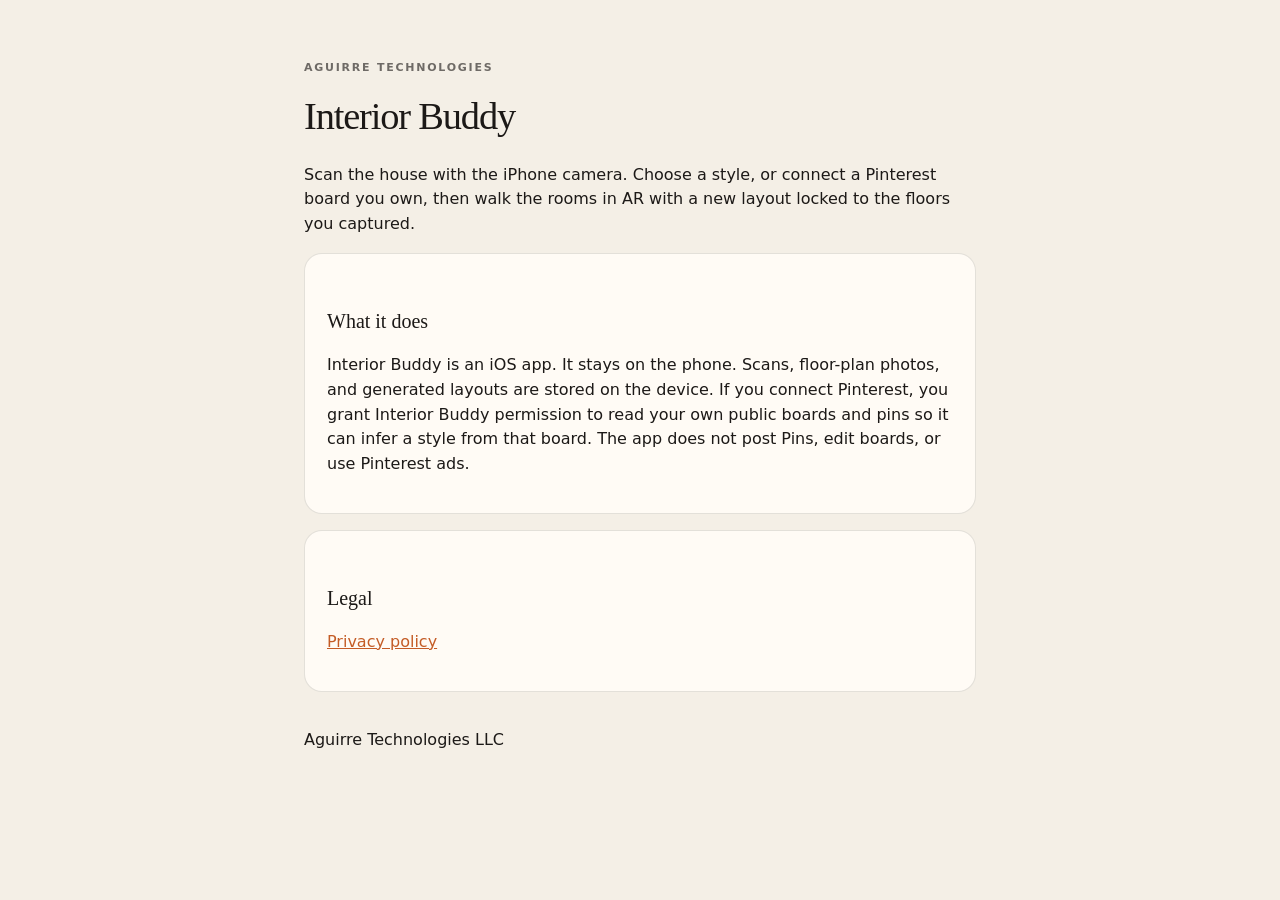
<file: index.html>
<!DOCTYPE html>
<html lang="en">
<head>
  <meta charset="utf-8">
  <meta name="viewport" content="width=device-width, initial-scale=1">
  <title>Interior Buddy by Aguirre Technologies</title>
  <meta name="description" content="Scan your home with the iPhone camera, pick a design style, and walk the rooms in AR.">
  <link rel="stylesheet" href="styles.css">
</head>
<body>
  <header>
    <p class="eyebrow">Aguirre Technologies</p>
    <h1>Interior Buddy</h1>
    <p class="lede">Scan the house with the iPhone camera. Choose a style, or connect a Pinterest board you own, then walk the rooms in AR with a new layout locked to the floors you captured.</p>
  </header>
  <main>
    <section>
      <h2>What it does</h2>
      <p>Interior Buddy is an iOS app. It stays on the phone. Scans, floor-plan photos, and generated layouts are stored on the device. If you connect Pinterest, you grant Interior Buddy permission to read your own public boards and pins so it can infer a style from that board. The app does not post Pins, edit boards, or use Pinterest ads.</p>
    </section>
    <section>
      <h2>Legal</h2>
      <p><a href="privacy.html">Privacy policy</a></p>
    </section>
  </main>
  <footer>
    <p>Aguirre Technologies LLC</p>
  </footer>
</body>
</html>
</file>
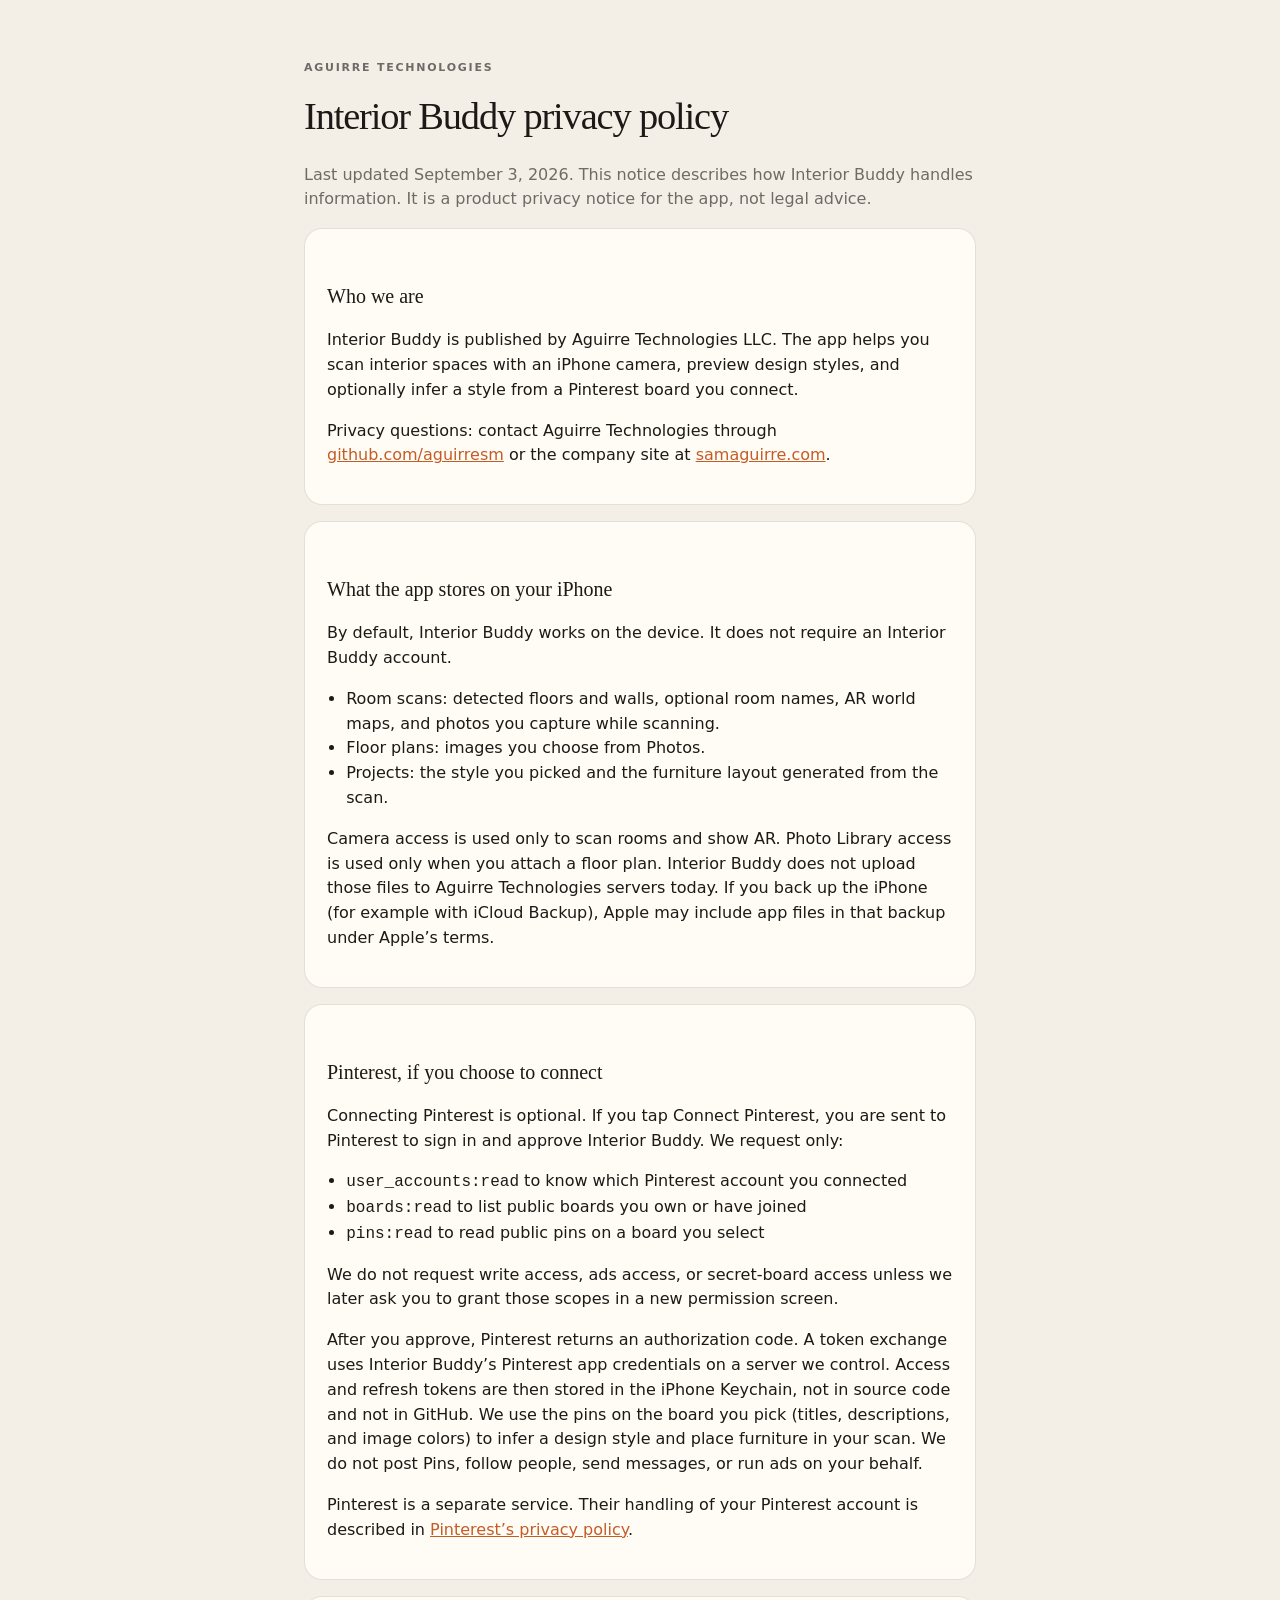
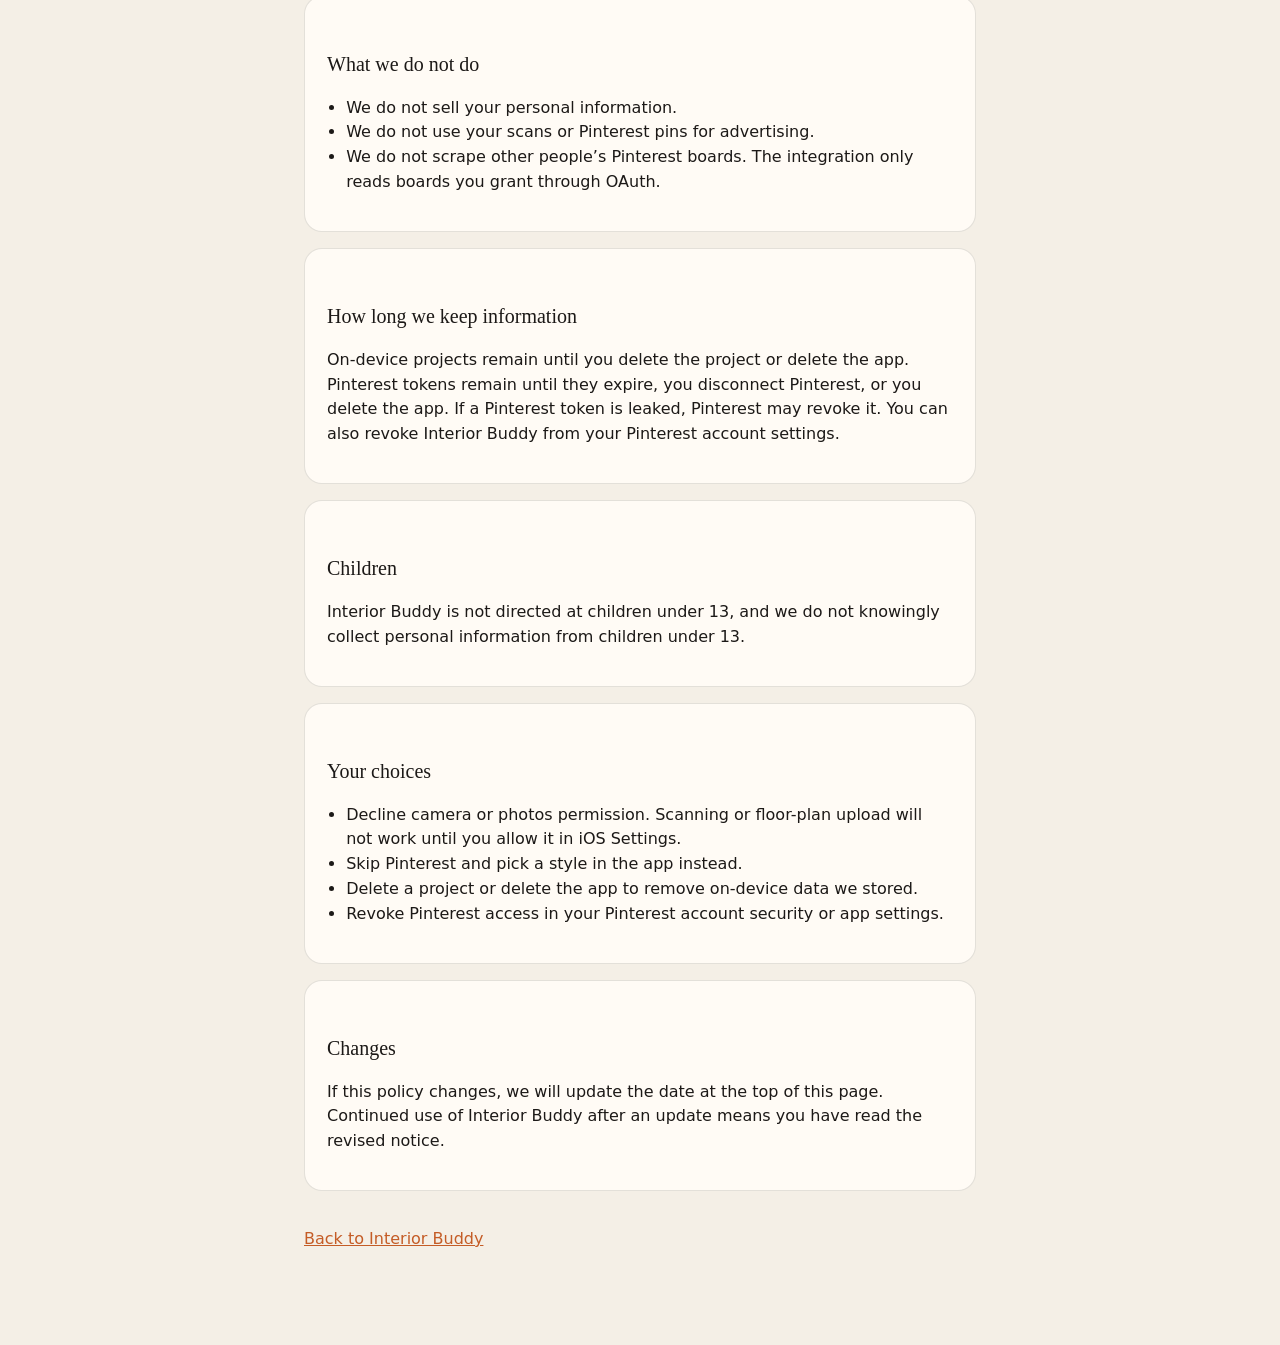
<file: privacy.html>
<!DOCTYPE html>
<html lang="en">
<head>
  <meta charset="utf-8">
  <meta name="viewport" content="width=device-width, initial-scale=1">
  <title>Privacy Policy · Interior Buddy</title>
  <meta name="description" content="Privacy policy for Interior Buddy by Aguirre Technologies.">
  <link rel="stylesheet" href="styles.css">
</head>
<body>
  <header>
    <p class="eyebrow">Aguirre Technologies</p>
    <h1>Interior Buddy privacy policy</h1>
    <p class="lede muted">Last updated September 3, 2026. This notice describes how Interior Buddy handles information. It is a product privacy notice for the app, not legal advice.</p>
  </header>
  <main>
    <section>
      <h2>Who we are</h2>
      <p>Interior Buddy is published by Aguirre Technologies LLC. The app helps you scan interior spaces with an iPhone camera, preview design styles, and optionally infer a style from a Pinterest board you connect.</p>
      <p>Privacy questions: contact Aguirre Technologies through <a href="https://github.com/aguirresm">github.com/aguirresm</a> or the company site at <a href="https://www.samaguirre.com/">samaguirre.com</a>.</p>
    </section>
    <section>
      <h2>What the app stores on your iPhone</h2>
      <p>By default, Interior Buddy works on the device. It does not require an Interior Buddy account.</p>
      <ul>
        <li>Room scans: detected floors and walls, optional room names, AR world maps, and photos you capture while scanning.</li>
        <li>Floor plans: images you choose from Photos.</li>
        <li>Projects: the style you picked and the furniture layout generated from the scan.</li>
      </ul>
      <p>Camera access is used only to scan rooms and show AR. Photo Library access is used only when you attach a floor plan. Interior Buddy does not upload those files to Aguirre Technologies servers today. If you back up the iPhone (for example with iCloud Backup), Apple may include app files in that backup under Apple’s terms.</p>
    </section>
    <section>
      <h2>Pinterest, if you choose to connect</h2>
      <p>Connecting Pinterest is optional. If you tap Connect Pinterest, you are sent to Pinterest to sign in and approve Interior Buddy. We request only:</p>
      <ul>
        <li><code>user_accounts:read</code> to know which Pinterest account you connected</li>
        <li><code>boards:read</code> to list public boards you own or have joined</li>
        <li><code>pins:read</code> to read public pins on a board you select</li>
      </ul>
      <p>We do not request write access, ads access, or secret-board access unless we later ask you to grant those scopes in a new permission screen.</p>
      <p>After you approve, Pinterest returns an authorization code. A token exchange uses Interior Buddy’s Pinterest app credentials on a server we control. Access and refresh tokens are then stored in the iPhone Keychain, not in source code and not in GitHub. We use the pins on the board you pick (titles, descriptions, and image colors) to infer a design style and place furniture in your scan. We do not post Pins, follow people, send messages, or run ads on your behalf.</p>
      <p>Pinterest is a separate service. Their handling of your Pinterest account is described in <a href="https://policy.pinterest.com/privacy-policy">Pinterest’s privacy policy</a>.</p>
    </section>
    <section>
      <h2>What we do not do</h2>
      <ul>
        <li>We do not sell your personal information.</li>
        <li>We do not use your scans or Pinterest pins for advertising.</li>
        <li>We do not scrape other people’s Pinterest boards. The integration only reads boards you grant through OAuth.</li>
      </ul>
    </section>
    <section>
      <h2>How long we keep information</h2>
      <p>On-device projects remain until you delete the project or delete the app. Pinterest tokens remain until they expire, you disconnect Pinterest, or you delete the app. If a Pinterest token is leaked, Pinterest may revoke it. You can also revoke Interior Buddy from your Pinterest account settings.</p>
    </section>
    <section>
      <h2>Children</h2>
      <p>Interior Buddy is not directed at children under 13, and we do not knowingly collect personal information from children under 13.</p>
    </section>
    <section>
      <h2>Your choices</h2>
      <ul>
        <li>Decline camera or photos permission. Scanning or floor-plan upload will not work until you allow it in iOS Settings.</li>
        <li>Skip Pinterest and pick a style in the app instead.</li>
        <li>Delete a project or delete the app to remove on-device data we stored.</li>
        <li>Revoke Pinterest access in your Pinterest account security or app settings.</li>
      </ul>
    </section>
    <section>
      <h2>Changes</h2>
      <p>If this policy changes, we will update the date at the top of this page. Continued use of Interior Buddy after an update means you have read the revised notice.</p>
    </section>
  </main>
  <footer>
    <p><a href="index.html">Back to Interior Buddy</a></p>
  </footer>
</body>
</html>
</file>
<file: styles.css>
:root {
  --paper: #f4efe6;
  --ink: #1c1917;
  --muted: rgba(28, 25, 22, 0.62);
  --line: rgba(28, 25, 22, 0.12);
  --cream: #fffbf5;
  --accent: #c45c26;
}
* { box-sizing: border-box; }
html, body { margin: 0; }
body {
  font-family: "Iowan Old Style", Palatino, "Palatino Linotype", Georgia, serif;
  background: var(--paper);
  color: var(--ink);
  line-height: 1.55;
  padding: 48px 22px 80px;
}
header, main, footer { max-width: 42rem; margin: 0 auto; }
.eyebrow {
  font-family: system-ui, sans-serif;
  font-size: 11px;
  font-weight: 600;
  letter-spacing: 0.16em;
  text-transform: uppercase;
  color: var(--muted);
}
h1 {
  font-size: 2.4rem;
  font-weight: 500;
  letter-spacing: -0.03em;
  margin: 8px 0 16px;
}
h2 {
  font-size: 1.25rem;
  font-weight: 500;
  margin: 2rem 0 0.6rem;
}
.lede, p, li { font-family: system-ui, sans-serif; font-size: 1rem; }
.lede, p, li { color: var(--ink); }
.muted { color: var(--muted); }
a { color: var(--accent); }
ul { padding-left: 1.2rem; }
section {
  background: var(--cream);
  border: 1px solid var(--line);
  border-radius: 18px;
  padding: 20px 22px;
  margin: 16px 0;
}
footer { margin-top: 36px; color: var(--muted); font-family: system-ui, sans-serif; font-size: 0.9rem; }
</file>
